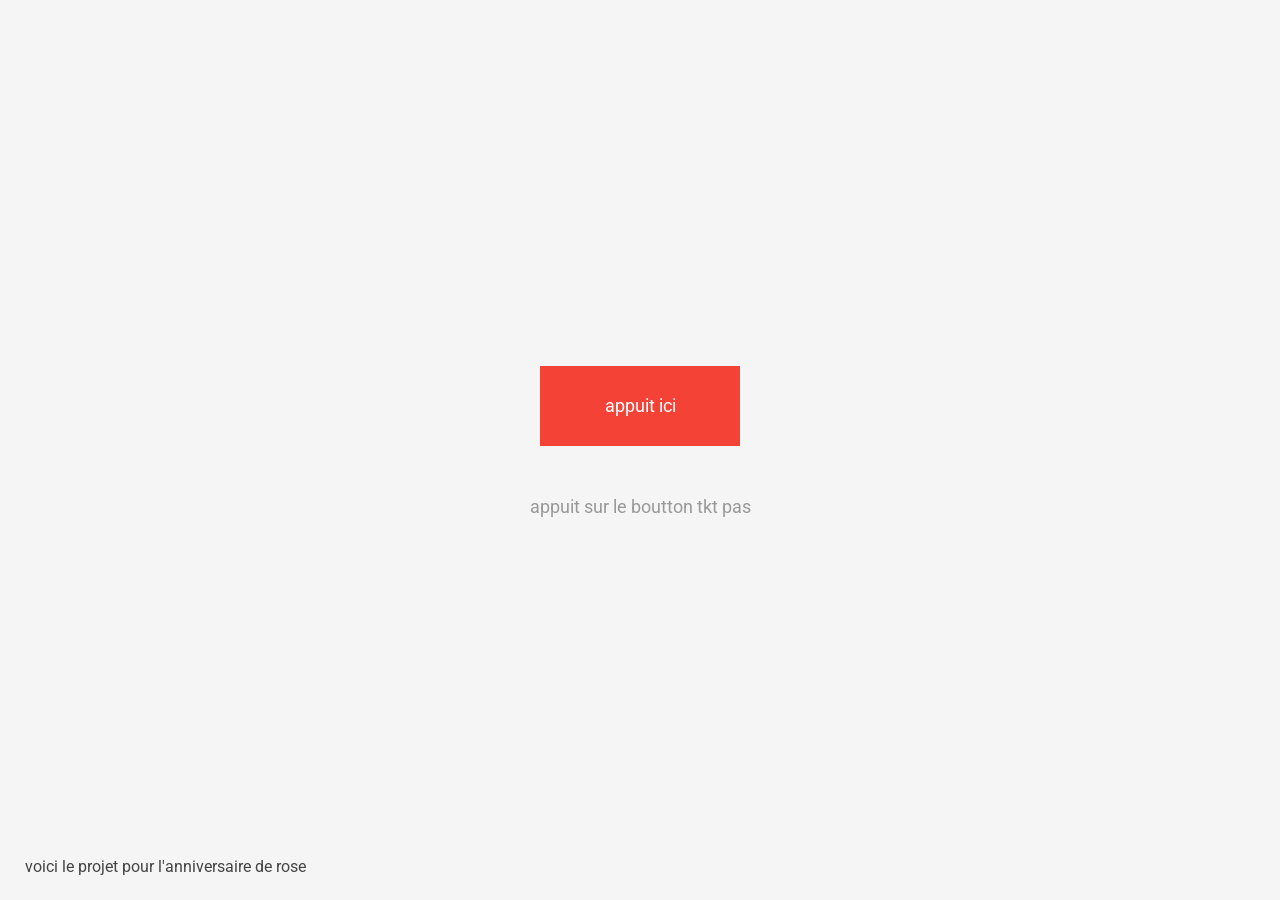
<file: index.html>
<!DOCTYPE html>
<html lang="en">

	<head>

		<meta charset="UTF-8">

		<title>bouton magique </title>

		<meta name="description" content="">
		<meta name="author" content="Hakim El Hattab">

		<meta name="viewport" content="width=460, user-scalable=no" />

		<link href='https://fonts.googleapis.com/css?family=Roboto:400,500' rel='stylesheet' type='text/css'>
		<link href="style_debut.css" rel="stylesheet" type="text/css" />

	</head>

	<body>

		<div class="btn">
			<div class="btn-back">
				<p>tu m'aime vraiment ?</p>
<button class="yes" onclick="window.location.href='../Projet PR/codePR.html'">Yes</button>
						
				<button class="no">No</button>
			</div>
			<div class="btn-front">appuit ici</div>
		</div>

		<p class="description">appuit sur le boutton tkt pas</p>

		<script src="script_debut.js"></script>

		<!-- Third party scripts and sharing UI -->

		<p class="project-title">voici le projet pour l'anniversaire de rose  </p>
	    <style type="text/css" media="screen">
			.project-title {
				position: absolute;
				left: 25px;
				bottom: 8px;

				font-size: 16px;
				color: #444;
			}

			.credits {
				position: absolute;
				right: 20px;
				bottom: 25px;
				font-size: 15px;
				z-index: 20;
				color: #444;
				vertical-align: middle;
			}

			.credits * + * {
				margin-left: 15px;
			}

			.credits a {
				padding: 8px 10px;
				color: #444;
				border: 2px solid #999;
				text-decoration: none;
			}

			.credits a:hover {
				border-color: #555;
				color: #222;
			}

			@media screen and (max-width: 1040px) {
				.project-title {
					display: none;
				}

				.credits {
					width: 100%;
					left: 0;
					right: auto;
					bottom: 0;
					padding: 30px 0;
					background: #ddd;
					text-align: center;
				}

				.credits a {
					display: inline-block;
					margin-top: 7px;
					margin-bottom: 7px;
				}
			}
		</style>

		<script>
			var _gaq = [['_setAccount', 'UA-15240703-1'], ['_trackPageview']];
			(function(d, t) {
			var g = d.createElement(t),
			    s = d.getElementsByTagName(t)[0];
			g.async = true;
			g.src = ('https:' == location.protocol ? 'https://ssl' : 'http://www') + '.google-analytics.com/ga.js';
			s.parentNode.insertBefore(g, s);
			})(document, 'script');
		</script>

	</body>

</html>
</file>
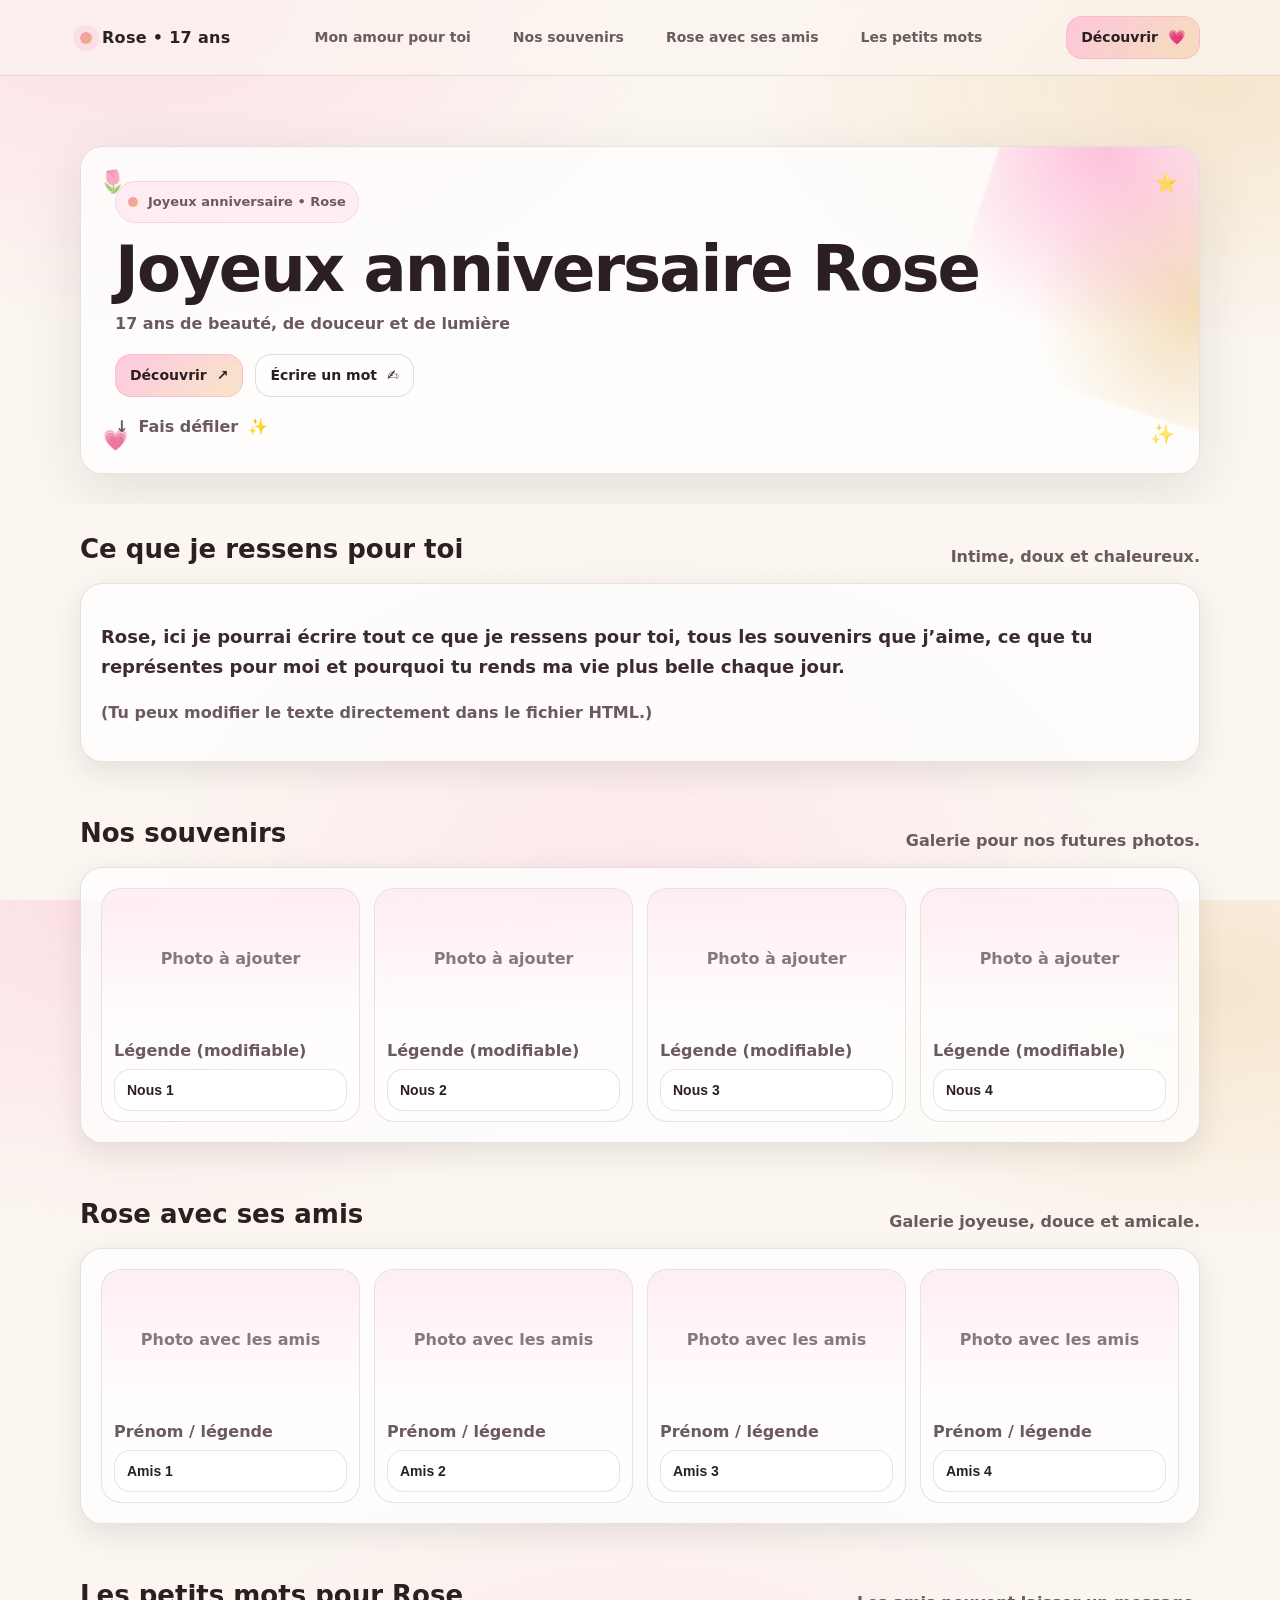
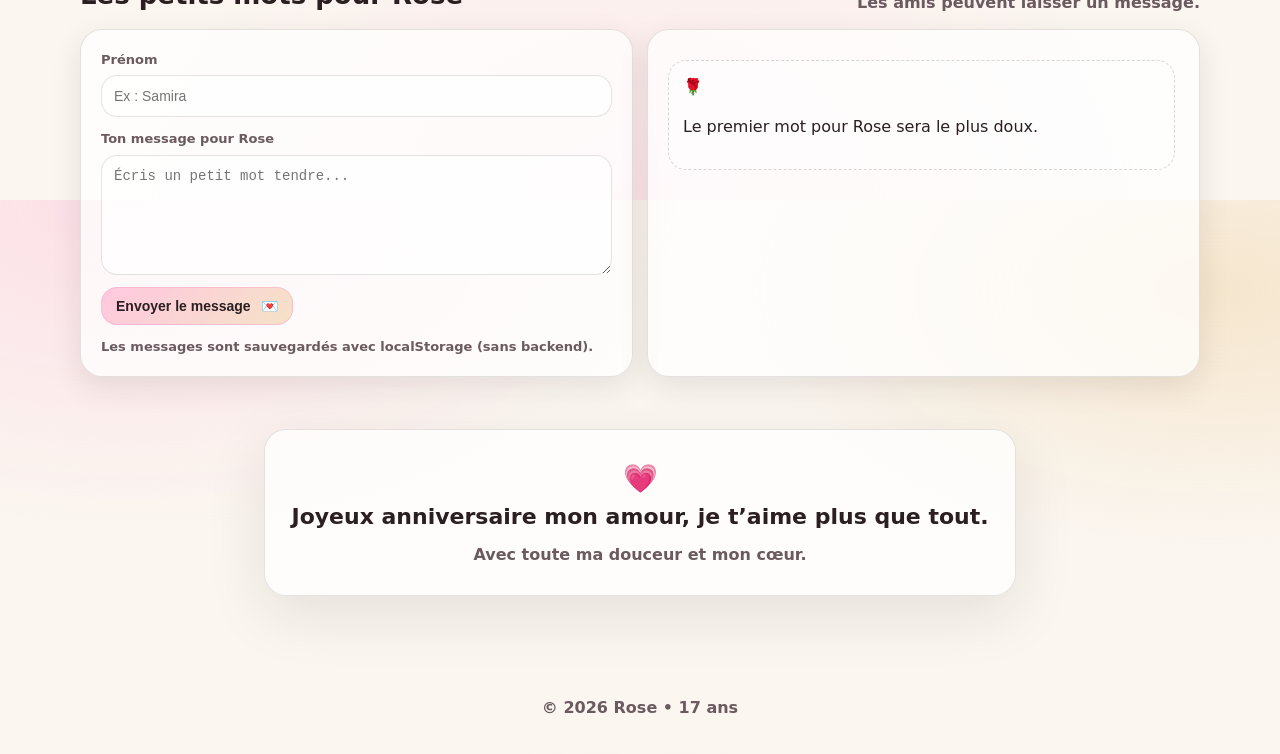
<file: codePR.html>
<!doctype html>
<html lang="fr">
<head>
  <meta charset="utf-8" />
  <meta name="viewport" content="width=device-width, initial-scale=1" />
  <title>Joyeux anniversaire Rose • 17 ans</title>
  <link rel="stylesheet" href="stylePR.css" />
</head>
<body>
  <header>
    <div class="container">
      <div class="nav">
        <div class="brand" aria-label="Anniversaire Rose">
          <span class="dot" aria-hidden="true"></span>
          <span>Rose • 17 ans</span>
        </div>

        <nav class="menu" aria-label="Navigation">
          <a href="#amour">Mon amour pour toi</a>
          <a href="#souvenirs">Nos souvenirs</a>
          <a href="#amis">Rose avec ses amis</a>
          <a href="#mots">Les petits mots</a>
        </nav>

        <div class="cta">
          <a class="btn primary" href="#amour" aria-label="Découvrir">
            <span>Découvrir</span>
            <span aria-hidden="true">💗</span>
          </a>
          <button class="burger" id="burger" aria-label="Ouvrir le menu" aria-expanded="false">
            <span></span>
          </button>
        </div>
      </div>

      <div class="mobile-panel" id="mobilePanel" role="region" aria-label="Menu mobile">
        <a href="#amour">Mon amour pour toi</a>
        <a href="#souvenirs">Nos souvenirs</a>
        <a href="#amis">Rose avec ses amis</a>
        <a href="#mots">Les petits mots</a>
      </div>
    </div>
  </header>

  <main>
    <!-- 1) Accueil -->
    <section class="hero" aria-label="Accueil">
      <div class="container">
        <div class="hero-card page-load-fade">
          <div class="kicker"><span class="spark" aria-hidden="true"></span> Joyeux anniversaire • Rose</div>
          <h1>Joyeux anniversaire Rose</h1>
          <p>17 ans de beauté, de douceur et de lumière</p>

          <div class="actions">
            <a class="btn primary" href="#amour" aria-label="Découvrir">
              <span>Découvrir</span>
              <span aria-hidden="true">↗</span>
            </a>
            <a class="btn" href="#mots" aria-label="Écrire un message">
              <span>Écrire un mot</span>
              <span aria-hidden="true">✍️</span>
            </a>
          </div>

          <div class="scroll-down" aria-hidden="true">
            <span>↓</span>
            <span>Fais défiler</span>
            <span>✨</span>
          </div>

          <!-- Décorations légères (sans dépendre de photos) -->
          <div aria-hidden="true" style="position:absolute; inset:0; pointer-events:none;">
            <div style="position:absolute; top:18px; left:18px; font-size:22px; opacity:.7;">🌷</div>
            <div style="position:absolute; top:22px; right:22px; font-size:18px; opacity:.7;">⭐</div>
            <div style="position:absolute; bottom:18px; left:22px; font-size:20px; opacity:.7;">💗</div>
            <div style="position:absolute; bottom:24px; right:24px; font-size:20px; opacity:.7;">✨</div>
          </div>
        </div>
      </div>
    </section>

    <!-- 2) Mon amour pour toi -->
    <section id="amour" aria-label="Mon amour pour toi">
      <div class="container">
        <div class="section-title">
          <h2>Ce que je ressens pour toi</h2>
          <p>Intime, doux et chaleureux.</p>
        </div>

        <div class="panel">
          <p class="love-text" contenteditable="false" id="loveText">
            Rose, ici je pourrai écrire tout ce que je ressens pour toi, tous les souvenirs que j’aime, ce que tu représentes pour moi et pourquoi tu rends ma vie plus belle chaque jour.
          </p>
          <p style="margin-top:10px; color:var(--muted); font-weight:900;">
            (Tu peux modifier le texte directement dans le fichier HTML.)
          </p>
        </div>
      </div>
    </section>

    <!-- 3) Nos souvenirs -->
    <section id="souvenirs" aria-label="Nos souvenirs">
      <div class="container">
        <div class="section-title">
          <h2>Nos souvenirs</h2>
          <p>Galerie pour nos futures photos.</p>
        </div>

        <div class="panel">
          <div class="gallery-grid" role="list">
            <div class="photo-card" role="listitem">
              <div class="photo-placeholder">Photo à ajouter</div>
              <div class="photo-label">
                <div class="edit">Légende (modifiable)</div>
                <input type="text" value="Nous 1" aria-label="Légende Nous 1" />
              </div>
              <input type="hidden" value="images/nous1.jpg" />
            </div>

            <div class="photo-card" role="listitem">
              <div class="photo-placeholder">Photo à ajouter</div>
              <div class="photo-label">
                <div class="edit">Légende (modifiable)</div>
                <input type="text" value="Nous 2" aria-label="Légende Nous 2" />
              </div>
              <input type="hidden" value="images/nous2.jpg" />
            </div>

            <div class="photo-card" role="listitem">
              <div class="photo-placeholder">Photo à ajouter</div>
              <div class="photo-label">
                <div class="edit">Légende (modifiable)</div>
                <input type="text" value="Nous 3" aria-label="Légende Nous 3" />
              </div>
              <input type="hidden" value="images/nous3.jpg" />
            </div>

            <div class="photo-card" role="listitem">
              <div class="photo-placeholder">Photo à ajouter</div>
              <div class="photo-label">
                <div class="edit">Légende (modifiable)</div>
                <input type="text" value="Nous 4" aria-label="Légende Nous 4" />
              </div>
              <input type="hidden" value="images/nous4.jpg" />
            </div>
          </div>
        </div>
      </div>
    </section>

    <!-- 4) Rose avec ses amis -->
    <section id="amis" aria-label="Rose avec ses amis">
      <div class="container">
        <div class="section-title">
          <h2>Rose avec ses amis</h2>
          <p>Galerie joyeuse, douce et amicale.</p>
        </div>

        <div class="panel">
          <div class="gallery-grid" role="list">
            <div class="photo-card" role="listitem">
              <div class="photo-placeholder">Photo avec les amis</div>
              <div class="photo-label">
                <div class="edit">Prénom / légende</div>
                <input type="text" value="Amis 1" aria-label="Légende Amis 1" />
              </div>
              <input type="hidden" value="images/amis1.jpg" />
            </div>

            <div class="photo-card" role="listitem">
              <div class="photo-placeholder">Photo avec les amis</div>
              <div class="photo-label">
                <div class="edit">Prénom / légende</div>
                <input type="text" value="Amis 2" aria-label="Légende Amis 2" />
              </div>
              <input type="hidden" value="images/amis2.jpg" />
            </div>

            <div class="photo-card" role="listitem">
              <div class="photo-placeholder">Photo avec les amis</div>
              <div class="photo-label">
                <div class="edit">Prénom / légende</div>
                <input type="text" value="Amis 3" aria-label="Légende Amis 3" />
              </div>
              <input type="hidden" value="images/amis3.jpg" />
            </div>

            <div class="photo-card" role="listitem">
              <div class="photo-placeholder">Photo avec les amis</div>
              <div class="photo-label">
                <div class="edit">Prénom / légende</div>
                <input type="text" value="Amis 4" aria-label="Légende Amis 4" />
              </div>
              <input type="hidden" value="images/amis4.jpg" />
            </div>
          </div>
        </div>
      </div>
    </section>

    <!-- 5) Les petits mots pour Rose -->
    <section id="mots" aria-label="Les petits mots pour Rose">
      <div class="container">
        <div class="section-title">
          <h2>Les petits mots pour Rose</h2>
          <p>Les amis peuvent laisser un message.</p>
        </div>

        <div class="comment-grid">
          <div class="panel">
            <form id="guestForm">
              <div class="form-row">
                <label for="guestName">Prénom</label>
                <input type="text" id="guestName" placeholder="Ex : Samira" required />
              </div>

              <div class="form-row">
                <label for="guestText">Ton message pour Rose</label>
                <textarea id="guestText" placeholder="Écris un petit mot tendre..." required></textarea>
              </div>

              <button class="btn primary" type="submit">
                <span>Envoyer le message</span>
                <span aria-hidden="true">💌</span>
              </button>
            </form>
            <p style="margin:12px 0 0; color:var(--muted); font-weight:900; font-size:13px;">
              Les messages sont sauvegardés avec <b>localStorage</b> (sans backend).
            </p>
          </div>

          <div class="panel">
            <div class="guest-list" id="messagesList" aria-live="polite"></div>
          </div>
        </div>
      </div>
    </section>

    <!-- 6) Section finale -->
    <section class="final" aria-label="Fin du site">
      <div class="container">
        <div class="final-card page-load-fade">
          <div class="pulse-heart" aria-hidden="true">💗</div>
          <h3>Joyeux anniversaire mon amour, je t’aime plus que tout.</h3>
          <p>Avec toute ma douceur et mon cœur.</p>
        </div>
      </div>
    </section>
  </main>

  <footer style="padding: 20px 0 34px; color: var(--muted); font-weight:900; text-align:center;">
    © <span id="year"></span> Rose • 17 ans
  </footer>

  <script>
    document.getElementById('year').textContent = new Date().getFullYear();

    // Menu mobile
    const burger = document.getElementById('burger');
    const mobilePanel = document.getElementById('mobilePanel');
    if (burger && mobilePanel) {
      burger.addEventListener('click', () => {
        const isOpen = mobilePanel.classList.contains('open');
        mobilePanel.classList.toggle('open');
        burger.setAttribute('aria-expanded', String(!isOpen));
      });

      mobilePanel.addEventListener('click', (e) => {
        if (e.target && e.target.tagName === 'A') {
          mobilePanel.classList.remove('open');
          burger.setAttribute('aria-expanded', 'false');
        }
      });
    }
  </script>

  <script src="script.js"></script>
</body>
</html>
</file>
<file: style_debut.css>
@import url(https://fonts.googleapis.com/css?family=Roboto:400,700);
html, body {
  width: 100%;
  height: 100%;
  margin: 0;
  -webkit-user-select: none;
     -moz-user-select: none;
      -ms-user-select: none;
          user-select: none; }

body {
  display: -ms-flexbox;
  display: flex;
  font-family: Roboto, "Helvetica Neue", sans-serif;
  font-size: 18px;
  perspective: 1000px;
  background-color: #f5f5f5;
  -ms-flex-direction: column;
      flex-direction: column;
  -ms-flex-pack: center;
      justify-content: center;
  -ms-flex-align: center;
      align-items: center; }

.description {
  margin-top: 50px;
  text-align: center;
  color: #999;
  transition: opacity 0.3s ease; }

.description a {
  color: #4A9DF6;
  text-decoration: none; }

.btn.is-open ~ .description {
  opacity: 0; }

.btn {
  display: block;
  position: relative;
  width: 200px;
  height: 80px;
  transition: width 0.8s cubic-bezier(0.23, 1, 0.32, 1), height 0.8s cubic-bezier(0.23, 1, 0.32, 1), transform 0.8s cubic-bezier(0.175, 0.885, 0.32, 1.275);
  transform-style: preserve-3d;
  transform-origin: 50% 50%;
  text-align: center; }

.btn-front {
  position: absolute;
  display: block;
  width: 100%;
  height: 100%;
  line-height: 80px;
  background-color: #F44336;
  color: #fff;
  cursor: pointer;
  backface-visibility: hidden;
  -webkit-tap-highlight-color: rgba(0, 0, 0, 0);
  transition: background 0.15s ease, line-height 0.8s cubic-bezier(0.23, 1, 0.32, 1); }
  .btn-front:hover {
    background-color: #f77066; }

.btn-back {
  position: absolute;
  width: 100%;
  height: 100%;
  background-color: #eee;
  color: #222;
  transform: translateZ(-2px) rotateX(180deg);
  overflow: hidden;
  transition: box-shadow 0.8s ease; }
  .btn-back p {
    margin-top: 27px;
    margin-bottom: 25px; }
  .btn-back button {
    padding: 12px 20px;
    width: 30%;
    margin: 0 5px;
    background-color: transparent;
    border: 0;
    border-radius: 2px;
    font-size: 1em;
    cursor: pointer;
    -webkit-appearance: none;
    -webkit-tap-highlight-color: rgba(0, 0, 0, 0);
    transition: background 0.15s ease; }
  .btn-back button:focus {
    outline: 0; }
  .btn-back button.yes {
    background-color: #2196F3;
    color: #fff; }
    .btn-back button.yes:hover {
      background-color: #51adf6; }
  .btn-back button.no {
    color: #2196F3; }
    .btn-back button.no:hover {
      background-color: #ddd; }

.btn[data-direction="left"] .btn-back,
.btn[data-direction="right"] .btn-back {
  transform: translateZ(-2px) rotateY(180deg); }

.btn.is-open {
  width: 400px;
  height: 160px; }
  .btn.is-open .btn-front {
    pointer-events: none;
    line-height: 160px; }
  .btn.is-open .btn-back {
    box-shadow: 0 8px 25px rgba(0, 0, 0, 0.4); }

.btn[data-direction="top"].is-open {
  transform: rotateX(180deg); }

.btn[data-direction="right"].is-open {
  transform: rotateY(180deg); }

.btn[data-direction="bottom"].is-open {
  transform: rotateX(-180deg); }

.btn[data-direction="left"].is-open {
  transform: rotateY(-180deg); }
</file>
<file: stylePR.css>
/*
  stylePR.css - Anniversaire Rose
  Couleurs : rose pastel, blanc, beige clair, touches dorées
  Design : romantique, doux, chaleureux, responsive
*/

:root{
  --bg:#fbf6f0;            /* beige clair */
  --card: rgba(255,255,255,.72);
  --card2: rgba(255,255,255,.56);
  --text:#2b1f22;
  --muted:#6b5a60;

  --rose:#ffd1e3;         /* rose pastel */
  --rose2:#ffb3d4;
  --rose3:#ff93c9;
  --gold:#e6b86a;         /* doré */
  --gold2:#f6d08f;

  --border: rgba(43,31,34,.12);
  --shadow: 0 18px 60px rgba(43,31,34,.10);
  --shadow2: 0 10px 30px rgba(43,31,34,.10);

  --radius: 22px;
}

*{ box-sizing: border-box; }
html,body{ height:100%; }

body{
  margin:0;
  font-family: ui-sans-serif, system-ui, -apple-system, "Segoe UI", Roboto, Helvetica, Arial;
  background:
    radial-gradient(1000px 600px at 10% 0%, rgba(255,179,212,.35), transparent 55%),
    radial-gradient(900px 500px at 95% 10%, rgba(230,184,106,.26), transparent 52%),
    radial-gradient(900px 650px at 50% 100%, rgba(255,209,227,.40), transparent 55%),
    var(--bg);
  color: var(--text);
  line-height:1.5;
}

a{ color:inherit; text-decoration:none; }

.container{ width: min(1120px, calc(100% - 40px)); margin:0 auto; }

/* Header */
header{
  position: sticky;
  top:0;
  z-index:50;
  background: rgba(251,246,240,.7);
  backdrop-filter: blur(10px);
  border-bottom: 1px solid var(--border);
}

.nav{
  display:flex; align-items:center; justify-content:space-between;
  padding: 16px 0;
  gap: 14px;
}

.brand{ display:flex; align-items:center; gap:10px; font-weight:900; letter-spacing:.3px; }

.brand .dot{
  width: 12px; height: 12px; border-radius: 50%;
  background: linear-gradient(135deg, var(--rose3), var(--gold));
  box-shadow: 0 0 0 7px rgba(255,147,201,.18);
}

.menu{ display:flex; gap: 18px; align-items:center; }
.menu a{
  color: var(--muted);
  font-weight: 800;
  font-size: 14px;
  padding: 10px 12px;
  border-radius: 14px;
  transition: transform .12s ease, background .15s ease;
}
.menu a:hover{ background: rgba(255,255,255,.60); transform: translateY(-1px); }

.cta{ display:flex; align-items:center; gap: 10px; }

.btn{
  border: 1px solid rgba(43,31,34,.14);
  background: rgba(255,255,255,.55);
  color: var(--text);
  padding: 10px 14px;
  border-radius: 16px;
  font-weight: 900;
  font-size: 14px;
  cursor:pointer;
  transition: transform .12s ease, background .15s ease;
  display:inline-flex; align-items:center; gap:10px;
}
.btn:hover{ transform: translateY(-1px); background: rgba(255,255,255,.8); }

.btn.primary{
  border-color: rgba(255,147,201,.40);
  background: linear-gradient(135deg, rgba(255,179,212,.7), rgba(230,184,106,.35));
}

.burger{
  display:none;
  width:44px; height:44px;
  border-radius: 16px;
  border:1px solid var(--border);
  background: rgba(255,255,255,.55);
  cursor:pointer;
}
.burger span{ display:block; width:18px; height:2px; background: var(--text); position:relative; margin: 0 auto; border-radius: 2px; }
.burger span::before,.burger span::after{ content:""; position:absolute; left:0; width:18px; height:2px; background: var(--text); border-radius: 2px; }
.burger span::before{ top:-6px; }
.burger span::after{ top:6px; }

.mobile-panel{ display:none; padding-bottom: 14px; }
.mobile-panel.open{ display:block; }
.mobile-panel a{ display:block; padding: 12px 12px; margin-top:8px; border: 1px solid var(--border); background: rgba(255,255,255,.55); border-radius: 16px; font-weight: 900; color: var(--muted); }

@media (max-width: 820px){
  .menu{ display:none; }
  .burger{ display:flex; align-items:center; justify-content:center; }
}

/* Hero */
.hero{
  padding: 70px 0 30px;
  overflow:hidden;
}

.hero-card{
  background: var(--card);
  border: 1px solid var(--border);
  border-radius: var(--radius);
  box-shadow: var(--shadow);
  padding: 34px;
  position: relative;
  overflow:hidden;
}

.hero-card::before{
  content:"";
  position:absolute;
  inset:-80px -120px auto auto;
  width: 340px; height: 340px;
  background:
    radial-gradient(circle at 30% 30%, rgba(255,147,201,.55), transparent 55%),
    radial-gradient(circle at 70% 65%, rgba(230,184,106,.45), transparent 50%);
  transform: rotate(18deg);
  filter: blur(1px);
  pointer-events:none;
}

.kicker{
  display:inline-flex; align-items:center; gap:10px;
  padding: 10px 12px;
  border-radius: 999px;
  border: 1px solid rgba(255,147,201,.30);
  background: rgba(255,179,212,.20);
  color: var(--muted);
  font-weight: 900;
  font-size: 13px;
}
.kicker .spark{
  width: 10px; height: 10px; border-radius: 50%;
  background: linear-gradient(135deg, var(--rose3), var(--gold));
}

.hero h1{
  margin: 14px 0 10px;
  font-size: clamp(34px, 5.2vw, 64px);
  letter-spacing: -0.03em;
  line-height: 1.02;
}

.hero p{
  margin: 0 0 18px;
  color: var(--muted);
  font-weight: 750;
  max-width: 64ch;
}

.hero .actions{ display:flex; gap: 12px; flex-wrap:wrap; }

.scroll-down{
  display:inline-flex;
  align-items:center;
  gap:10px;
  margin-top: 18px;
  color: var(--muted);
  font-weight: 900;
}

/* Animations */
.page-load-fade{
  opacity:0;
  transform: translateY(10px);
  animation: popIn 650ms ease-out forwards;
}
@keyframes popIn{
  to{ opacity:1; transform: translateY(0); }
}

section{ padding: 26px 0; }

.section-title{
  display:flex; align-items:flex-end; justify-content:space-between; gap: 12px;
  margin-bottom: 14px;
}
.section-title h2{ margin:0; font-size: 26px; }
.section-title p{ margin:0; color: var(--muted); font-weight: 800; }

.panel{
  background: var(--card);
  border:1px solid var(--border);
  border-radius: var(--radius);
  box-shadow: var(--shadow2);
  padding: 20px;
}

/* Love text */
.love-text{
  font-size: 18px;
  font-weight: 820;
  color: #3b2a30;
  line-height: 1.7;
}

/* Galleries */
.gallery-grid{
  display:grid;
  grid-template-columns: repeat(4, 1fr);
  gap: 14px;
}
@media (max-width: 980px){ .gallery-grid{ grid-template-columns: repeat(2, 1fr);} }
@media (max-width: 520px){ .gallery-grid{ grid-template-columns: 1fr; } }

.photo-card{
  border-radius: 20px;
  border:1px solid rgba(43,31,34,.12);
  background: rgba(255,255,255,.56);
  overflow:hidden;
  position:relative;
  transition: transform .14s ease, box-shadow .14s ease, border-color .14s ease;
  min-height: 190px;
}

.photo-card:hover{
  transform: translateY(-3px);
  box-shadow: 0 14px 40px rgba(43,31,34,.12);
  border-color: rgba(255,147,201,.35);
}

.photo-placeholder{
  height: 140px;
  display:flex;
  align-items:center;
  justify-content:center;
  background:
    linear-gradient(180deg, rgba(255,179,212,.22), rgba(255,255,255,.60));
  color: rgba(43,31,34,.58);
  font-weight: 900;
}

.photo-label{
  padding: 10px 12px;
  display:flex;
  flex-direction:column;
  gap: 6px;
}

.photo-label .edit{
  font-weight: 900;
  color: var(--muted);
}

.photo-label input{
  width: 100%;
  border-radius: 14px;
  border: 1px solid rgba(43,31,34,.12);
  padding: 10px 12px;
  background: rgba(255,255,255,.75);
  color: var(--text);
  outline:none;
  font-weight: 850;
}

/* Comments */
.comment-grid{
  display:grid;
  grid-template-columns: 1fr 1fr;
  gap: 14px;
}
@media (max-width: 980px){ .comment-grid{ grid-template-columns: 1fr; } }

.form-row{ display:flex; flex-direction:column; gap: 6px; margin-bottom: 12px; }
.form-row label{ font-weight: 900; color: var(--muted); font-size: 13px; }

input[type="text"], textarea{
  width:100%;
  padding: 12px 12px;
  border-radius: 16px;
  border: 1px solid rgba(43,31,34,.12);
  background: rgba(255,255,255,.70);
  font-size: 14px;
  outline:none;
}

textarea{ min-height: 120px; resize: vertical; }

/* Empêcher la section commentaires de faire “grossir” toute la page */
#messagesList{
  max-height: 420px;
  overflow: auto;
  padding-right: 4px;
}


.guest-list{
  display:flex;
  flex-direction:column;
  gap: 12px;
}

.empty-state{
  padding: 14px;
  border-radius: 18px;
  border:1px dashed rgba(43,31,34,.18);
  background: rgba(255,255,255,.45);
}

.guest-card{
  padding: 14px;
  border-radius: 20px;
  border:1px solid rgba(43,31,34,.12);
  background: rgba(255,255,255,.60);
}

.guest-top{
  display:flex; gap: 12px; align-items:flex-start;
}
.guest-avatar{
  width: 40px; height: 40px;
  border-radius: 16px;
  display:flex;
  align-items:center;
  justify-content:center;
  background: rgba(255,179,212,.22);
  border:1px solid rgba(255,147,201,.25);
}

.guest-name{ margin:0; font-size: 15px; font-weight: 950; }
.guest-date{ margin: 4px 0 0; color: var(--muted); font-weight: 850; font-size: 12px; }
.guest-text{ margin: 10px 0 12px; color: #3b2a30; font-weight: 800; }

.guest-actions{ display:flex; justify-content:flex-end; }
.guest-delete{
  border-radius: 14px;
  border: 1px solid rgba(43,31,34,.14);
  background: rgba(255,255,255,.7);
  font-weight: 900;
  padding: 10px 12px;
  cursor:pointer;
}

.guest-delete:hover{ background: rgba(255,255,255,.9); }

.sent{ transform: translateY(-1px); transition: transform .15s ease; }

/* Final */
.final{
  text-align:center;
  padding: 26px 0 80px;
}
.final .final-card{
  display:inline-block;
  background: var(--card);
  border:1px solid var(--border);
  border-radius: var(--radius);
  box-shadow: var(--shadow);
  padding: 28px 26px;
}

.final h3{ margin: 0 0 10px; font-size: 22px; }
.final p{ margin: 0; color: var(--muted); font-weight: 900; }

.pulse-heart{
  display:inline-block;
  font-size: 28px;
  animation: pulse 1.6s ease-in-out infinite;
}
@keyframes pulse{
  0%,100%{ transform: scale(1); }
  50%{ transform: scale(1.07); }
}
</file>
